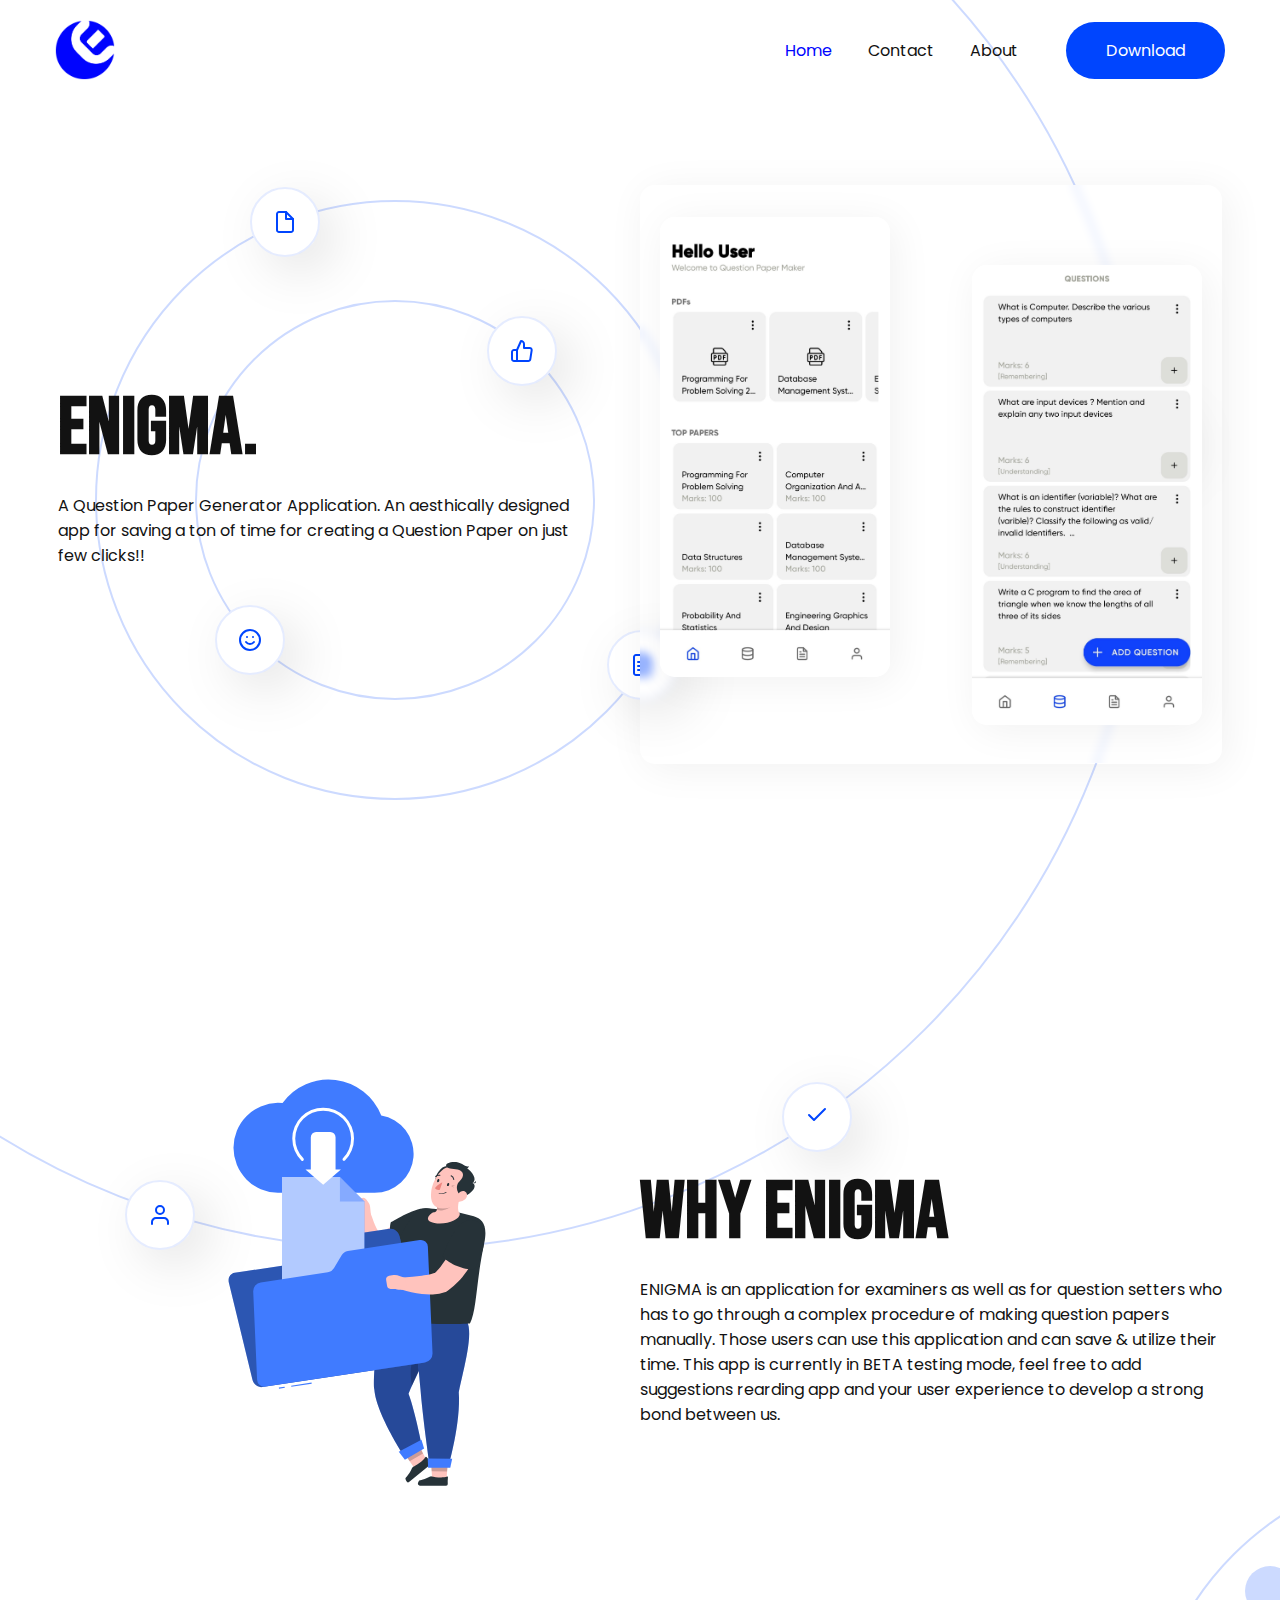
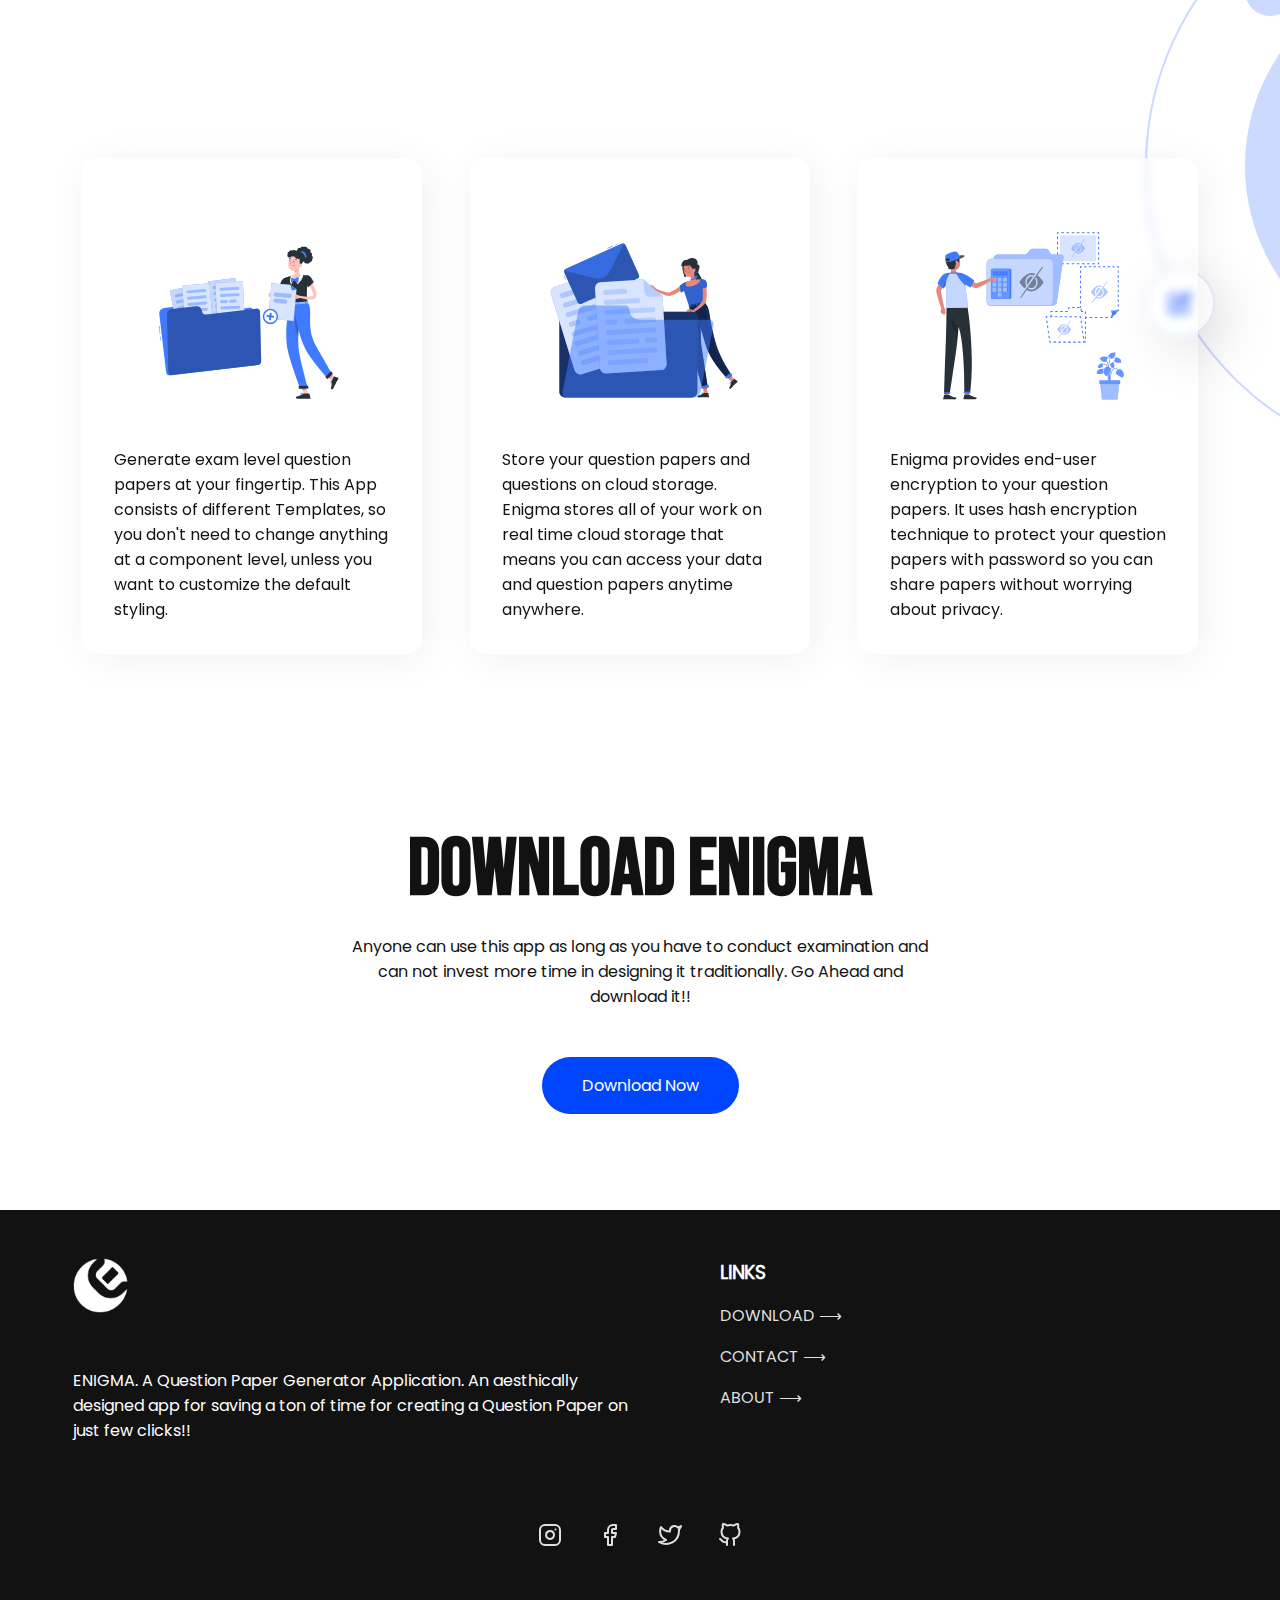
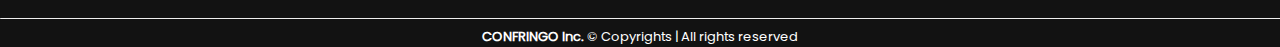
<file: index.html>
<!doctype html>
<html lang="en">

<head>
  <meta charset="utf-8">
  <meta name="viewport" content="width=device-width, initial-scale=1, shrink-to-fit=no">
  <title>Enigma. Question Paper Generator App</title>

  <link rel="shortcut icon" href="./logo/enigma.png" type="image/x-icon">
  <link rel="stylesheet" href="./css/loader.css">
  <link rel="stylesheet" href="./css/style.css">
</head>

<body>

  <div class="loadingSection">
    <div>
      <h1 class="h1"><span class="colorPrimary">E</span>NIGMA.</h1>
    </div>
  </div>

  <div class="navContainer">
    <nav>
      <a class="navBrand" href="#">
        <img class="vertical-align-middle" src="./logo/enigma_simple.png" alt="Enigma" width="60">
      </a>
      <div class="navCollapse">
        <div class="navCollapse">
          <div class="navbarNav">
            <a class="navLink active" href="#">Home</a>
            <a class="navLink" href="contact.html">Contact</a>
            <a class="navLink" href="about.html">About</a>
          </div>
          <a class="navButton button"
            href="https://github.com/confringoinc/Enigma/releases/download/1.0.0/Enigma.apk"><span
              class="buttonText">Download</span><span class="buttonHover"></span></a>
        </div>
        <button class="navbarToggler" type="button" id="navbarToggle">
          <div id="navbarToggler">
            <span></span>
            <span></span>
          </div>
        </button>
      </div>
    </nav>
  </div>

  <div id="navbarContainer">
    <div class="navText"></div>
    <div class="containerNav">
      <a href="#">
        <h1 class="active">HOME</h1>
      </a>
      <a href="contact.html">
        <h1>CONTACT</h1>
      </a>
      <a href="about.html">
        <h1>ABOUT</h1>
      </a>
      <div class="follow navFollowLinks">
        <a href="#" target="_blank" rel="noopener noreferrer" class="followLink"><i data-feather="instagram"></i></a>
        <a href="#" target="_blank" rel="noopener noreferrer" class="followLink"><i data-feather="facebook"></i></a>
        <a href="#" target="_blank" rel="noopener noreferrer" class="followLink"><i data-feather="twitter"></i></a>
        <a href="#" target="_blank" rel="noopener noreferrer" class="followLink"><i data-feather="github"></i></a>
      </div>
    </div>
  </div>

  <div class="container">
    <div class="row">
      <div class="coloumn-2 center">
        <h1>ENIGMA.</h1>
        <div class="marginTs marginR">
          A Question Paper Generator Application. An aesthically designed app for saving a ton of time for creating a
          Question Paper on just few clicks!!
        </div>
      </div>
      <div class="coloumn-2 centerV">
        <div class="cardShadow paddingA">
          <div class="row">
            <div class="coloumn-2"><img class="cardShadow" src="./images/Screenshot1.jpg" width="230" alt="Enigma Screenshot1"></div>
            <div class="coloumn-2 marginT alignR"><img class="cardShadow" src="./images/Screenshot2.jpg" width="230" alt="Enigma Screenshot2"></div>
          </div>
        </div>
      </div>
    </div>

    <div class="row marginT3">
      <div class="coloumn-2">
        <img src="./images/download-documents.svg" alt="Enigma Download">
      </div>
      <div class="coloumn-2 centerV">
        <h1>Why ENIGMA</h1>
        <div class="marginTs">
          ENIGMA is an application for examiners as well as for question setters who has to go through a complex
          procedure of making question papers manually. Those users can use this application and can save & utilize
          their time. This app is currently in BETA testing mode, feel free to add suggestions rearding app and your
          user experience to develop a strong bond between us.
        </div>
      </div>
    </div>

    <div class="row marginT3">
      <div class="coloumn-3">
        <div class="cardF cardShadow paddingT paddingB centerH">
          <div class="textCenter">
            <img src="./images/add-document.svg" alt="Add Papers" width="250">
          </div>
          <div>
            Generate exam level question papers at your fingertip. This App consists of different Templates, so you
            don't need to change anything at a component level, unless
            you want to customize the default styling.
          </div>
        </div>
      </div>
      <div class="coloumn-3">
        <div class="cardF cardShadow paddingT paddingB centerH">
          <div class="textCenter">
            <img src="./images/documents.svg" alt="Papers" width="250">
          </div>
          <div>
            Store your question papers and questions on cloud storage. Enigma stores all of your work on real time cloud storage that means you can access your data and question papers anytime anywhere.
          </div>
        </div>
      </div>
      <div class="coloumn-3">
        <div class="cardF cardShadow paddingT paddingB centerH">
          <div class="textCenter">
            <img src="./images/hidden-documents.svg" alt="Papers" width="250">
          </div>
          <div>
            Enigma provides end-user encryption to your question papers. It uses hash encryption technique to protect your question papers with password so you can share papers without worrying about privacy. 
          </div>
        </div>
      </div>
    </div>

    <div class="marginT3">
      <div class="textCenter centerH">
        <h1>Download ENIGMA</h1>
        <div class="marginTs containerL">
          Anyone can use this app as long as you have to conduct examination and can not invest more time in designing
          it traditionally. Go Ahead and download it!!
        </div>
        <div class="marginT">
          <a class="button" href="https://github.com/confringoinc/Enigma/releases/download/1.0.0/Enigma.apk"><span
              class="buttonText">Download Now</span><span class="buttonHover"></span></a>
        </div>
      </div>
    </div>

    <div class="marginT2 footer" id="footer">
      <div class="container">
        <div class="row container marginT">
          <div class="coloumn-2">
            <img src="./logo/enigma_white.png" alt="Enigma" width="55">
            <div class="marginT">
              ENIGMA. A Question Paper Generator Application. An aesthically designed app for saving a ton of time for
              creating a Question Paper on just few clicks!!
            </div>
          </div>
          <div class="coloumn-2">
            <div class="footerLinks">
              <h3>LINKS</h3>
              <a href="https://github.com/confringoinc/Enigma/releases/download/1.0.0/Enigma.apk">DOWNLOAD &#10230;</a>
              <a href="contact.html">CONTACT &#10230;</a>
              <a href="about.html">ABOUT &#10230;</a>
            </div>
          </div>
        </div>
      </div>
      <div class="follow">
        <a href="#" target="_blank" rel="noopener noreferrer" class="followLink"><i
            data-feather="instagram">Instagram</i></a>
        <a href="#" target="_blank" rel="noopener noreferrer" class="followLink"><i
            data-feather="facebook">Facebook</i></a>
        <a href="#" target="_blank" rel="noopener noreferrer" class="followLink"><i
            data-feather="twitter">Twitter</i></a>
        <a href="#" target="_blank" rel="noopener noreferrer" class="followLink"><i data-feather="github">Github</i></a>
      </div>
      <hr>
      <div class="copyrights">
        <span class="bold">CONFRINGO Inc.</span> &copy; Copyrights | All rights reserved
      </div>
    </div>
  </div>

  <a class="toTop" href="#">SCROLL TO TOP &#10230;</a>
</body>

<script src="./js/jquery.js"></script>
<script src="./js/feather.js"></script>
<script src="./js/script.js"></script>
<script src="./js/index.js"></script>
<script>
  $(window).on('load', function () {
    $('.loadingSection').slideUp();
  });
</script>

</html>
</file>
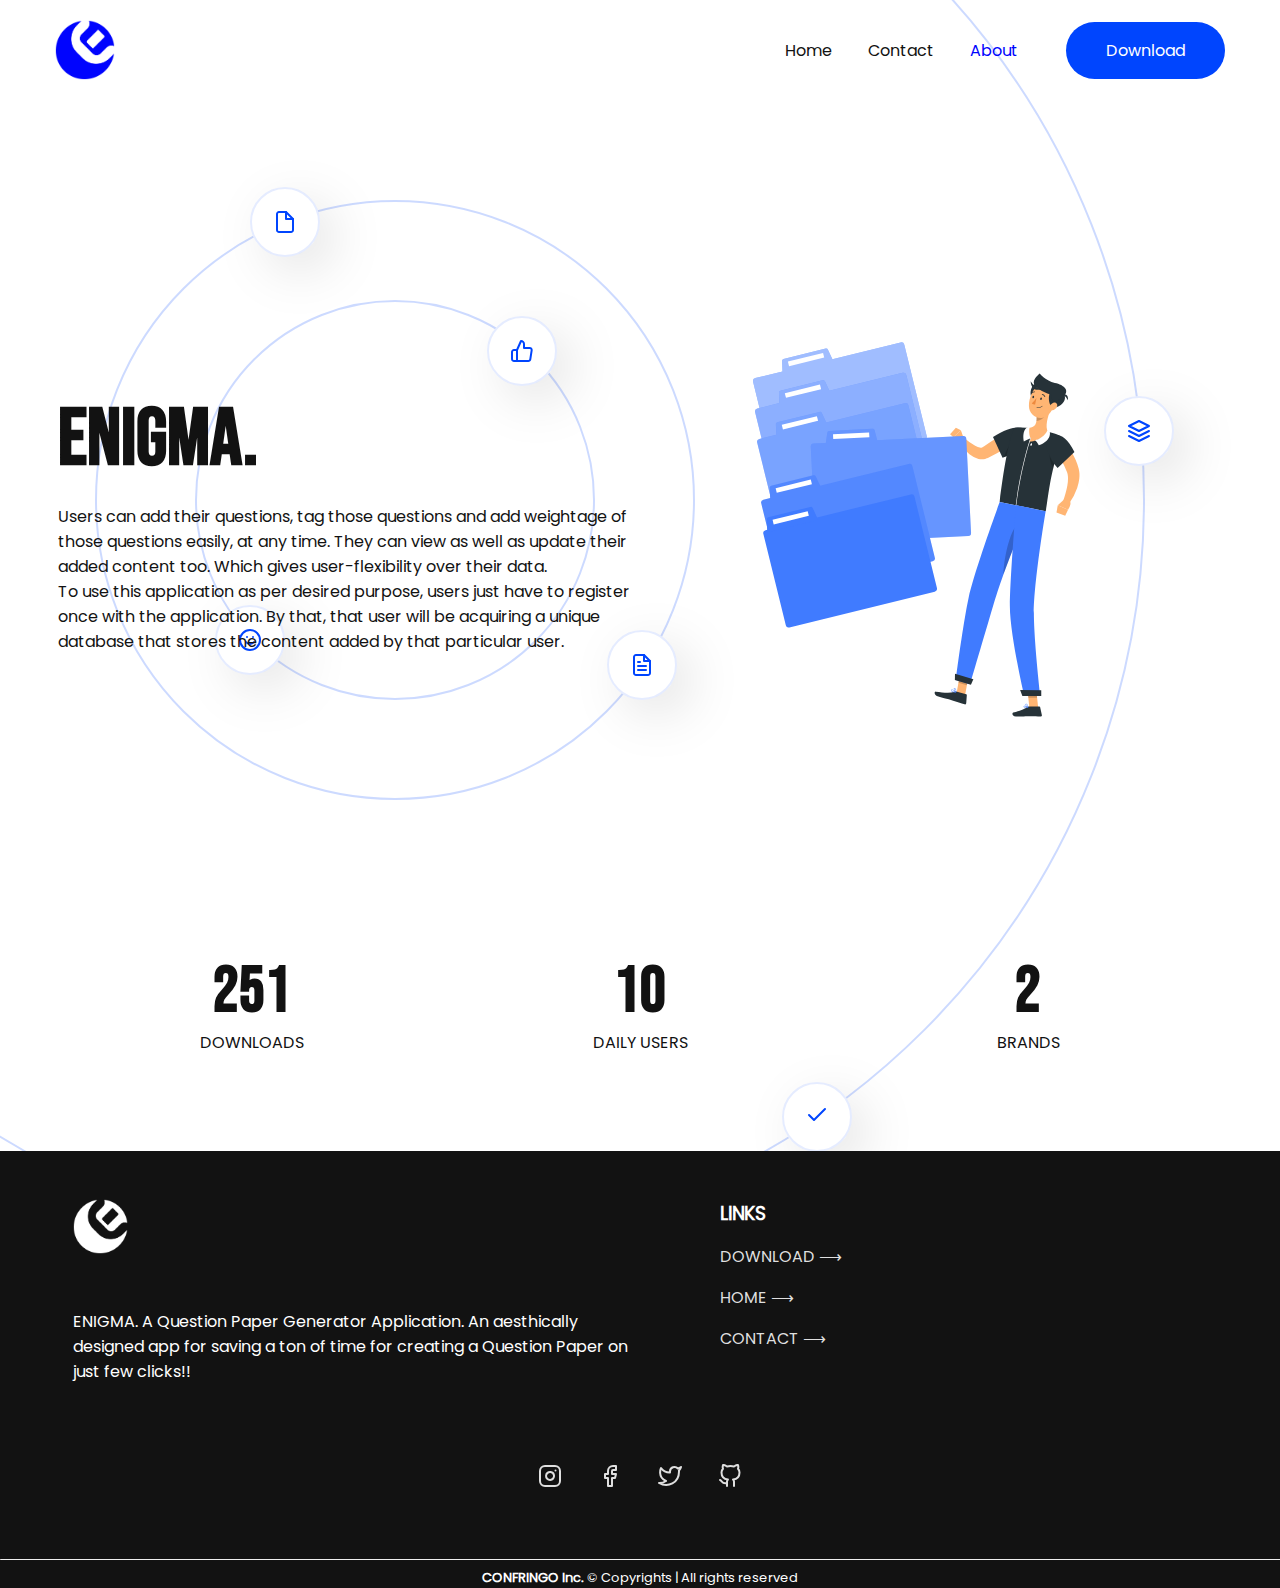
<file: about.html>
<!doctype html>
<html lang="en">

<head>
  <meta charset="utf-8">
  <meta name="viewport" content="width=device-width, initial-scale=1, shrink-to-fit=no">
  <title>Enigma. Question Paper Generator App</title>

  <link rel="shortcut icon" href="./logo/enigma.png" type="image/x-icon">
  <link rel="stylesheet" href="./css/loader.css">
  <link rel="stylesheet" href="./css/style.css">
</head>

<body>
  <div class="loadingSection">
    <div>
      <h1 class="h1"><span class="colorPrimary">E</span>NIGMA.</h1>
    </div>
  </div>

  <div class="navContainer">
    <nav>
      <a class="navBrand" href="index.html">
        <img class="vertical-align-middle" src="./logo/enigma_simple.png" alt="Enigma" width="60">
      </a>
      <div class="navCollapse">
        <div class="navCollapse">
          <div class="navbarNav">
            <a class="navLink" href="index.html">Home</a>
            <a class="navLink" href="contact.html">Contact</a>
            <a class="navLink active" href="#">About</a>
          </div>
          <a class="navButton button"
            href="https://github.com/confringoinc/Enigma/releases/download/1.0.0/Enigma.apk"><span
              class="buttonText">Download</span><span class="buttonHover"></span></a>
        </div>
        <button class="navbarToggler" type="button" id="navbarToggle">
          <div id="navbarToggler">
            <span></span>
            <span></span>
          </div>
        </button>
      </div>
    </nav>
  </div>

  <div id="navbarContainer">
    <div class="navText"></div>
    <div class="containerNav">
      <a href="index.html">
        <h1>HOME</h1>
      </a>
      <a href="contact.html">
        <h1>CONTACT</h1>
      </a>
      <a href="#">
        <h1 class="active">ABOUT</h1>
      </a>
      <div class="follow navFollowLinks">
        <a href="#" target="_blank" rel="noopener noreferrer" class="followLink"><i data-feather="instagram"></i></a>
        <a href="#" target="_blank" rel="noopener noreferrer" class="followLink"><i data-feather="facebook"></i></a>
        <a href="#" target="_blank" rel="noopener noreferrer" class="followLink"><i data-feather="twitter"></i></a>
        <a href="#" target="_blank" rel="noopener noreferrer" class="followLink"><i data-feather="github"></i></a>
      </div>
    </div>
  </div>

  <div class="container">
    <div class="row marginT flexM">
      <div class="coloumn-2 centerD">
        <h1>ENIGMA.</h1>
        <div>
        </div>
        <div class="marginTs">
          Users can add their questions, tag those questions and add weightage of those questions easily, at any time.
          They can view as well as update their added content too. Which gives user-flexibility over their data.
          <br>
          To use this application as per desired purpose, users just have to register once with the application. By
          that, that user will be acquiring a unique database that stores the content added by that particular user.
        </div>
      </div>
      <div class="coloumn-2 centerD">
        <img src="./images/many-documents.svg" alt="Image About">
      </div>
    </div>

    <div class="row marginT">
      <div class="coloumn-3 textCenter marginT-M">
        <span class="font counter">251</span><br>
        DOWNLOADS
      </div>
      <div class="coloumn-3 textCenter marginT-M">
        <span class="font counter">10</span><br>
        DAILY USERS
      </div>
      <div class="coloumn-3 textCenter marginT-M">
        <span class="font counter">2</span><br>
        BRANDS
      </div>
    </div>

    <div class="marginT2 footer" id="footer">
      <div class="container">
        <div class="row container marginT">
          <div class="coloumn-2">
            <img src="./logo/enigma_white.png" alt="Enigma" width="55">
            <div class="marginT">
              ENIGMA. A Question Paper Generator Application. An aesthically designed app for saving a ton of time for
              creating a Question Paper on just few clicks!!
            </div>
          </div>
          <div class="coloumn-2">
            <div class="footerLinks">
              <h3>LINKS</h3>
              <a href="https://github.com/confringoinc/Enigma/releases/download/1.0.0/Enigma.apk">DOWNLOAD &#10230;</a>
              <a href="index.html">HOME &#10230;</a>
              <a href="contact.html">CONTACT &#10230;</a>
            </div>
          </div>
        </div>
      </div>
      <div class="follow">
        <a href="#" target="_blank" rel="noopener noreferrer" class="followLink"><i
            data-feather="instagram">Instagram</i></a>
        <a href="#" target="_blank" rel="noopener noreferrer" class="followLink"><i
            data-feather="facebook">Facebook</i></a>
        <a href="#" target="_blank" rel="noopener noreferrer" class="followLink"><i
            data-feather="twitter">Twitter</i></a>
        <a href="#" target="_blank" rel="noopener noreferrer" class="followLink"><i data-feather="github">Github</i></a>
      </div>
      <hr>
      <div class="copyrights">
        <span class="bold">CONFRINGO Inc.</span> &copy; Copyrights | All rights reserved
      </div>
    </div>
  </div>
  </div>

  <a class="toTop" href="#">SCROLL TO TOP &#10230;</a>
</body>

<script src="./js/jquery.js"></script>
<script src="./js/feather.js"></script>
<script src="./js/waypoints.js"></script>
<script src="./js/jquery.counter.js"></script>
<script src="./js/script.js"></script>
<script src="./js/about.js"></script>
<script>
  $(window).on('load', function () {
    $('.loadingSection').slideUp();
  });
</script>

</html>
</file>
<file: css/loader.css>
.loadingSection {
  background-color: #FFF;
  top: 0;
  bottom: 0;
  left: 0;
  right: 0;
  position: fixed;
  display: flex;
  justify-content: center;
  align-items: center;
  z-index: 9999;
  color: #000;
  cursor: wait;
}

.img404 {
  top: 0;
  bottom: 0;
  left: 0;
  right: 0;
  position: fixed;
  display: flex;
  justify-content: center;
  align-items: center;
  flex-direction: column;
}
</file>
<file: css/style.css>
@font-face {
  font-family: 'BebasNeue-Regular';
  src: url('../fonts/BebasNeue-Regular.woff') format('woff'),
       url('../fonts/BebasNeue-Regular.woff2') format('woff2'),
       url('../fonts/BebasNeue-Regular.ttf')  format('truetype')
}

@font-face {
  font-family: 'Poppins-Regular';
  src: url('../fonts/Poppins-Regular.woff') format('woff'),
       url('../fonts/Poppins-Regular.woff2') format('woff2'),
       url('../fonts/Poppins-Regular.ttf')  format('truetype')
}

html, body {
  font-family: 'Poppins-Regular', Fallback, sans-serif;
  color: #121212;
}

body::-webkit-scrollbar {
  width: 0.5rem;
}
 
body::-webkit-scrollbar-track {
  background-color: #121212;
}
 
body::-webkit-scrollbar-thumb {
  background-color: #0004FE;
  cursor: grabbing;
}

body {
  background-image: url("../images/homepage.svg");
  background-repeat: no-repeat;
}

.bold {
  font-weight: bold;
}

.font {
  font-family: 'BebasNeue-Regular', Fallback, sans-serif;
  font-size: 4rem;
  font-weight: bold;
}

input,
textarea,
button,
select,
a {
  -webkit-tap-highlight-color: rgba(0, 0, 0, 0);
}

h2 a:hover:before {
  content: '';
  position: fixed;
  display: block;
  top: 0; bottom: 0; left: 0; right: 0;
  z-index: -1;
}

h1, h2, h3, h4, h5, h6, .h1, .h2, .h3 {
  margin-bottom: 0;
  margin-top: 0;
}

h1, h2, .h1, .h2 {
  font-family: 'BebasNeue-Regular', Fallback, sans-serif;
  font-weight: bold;
}

h1, .h1 {
  font-size: 5rem;
}

h2, .h2 {
  font-size: 4rem;
}

a {
  text-decoration: none;
}

h2 a {
  font-weight: normal;
  -webkit-text-stroke: 1px #121212;
  color: transparent;
}

.colorPrimary {
  color: #0045FE;
}

.container {
  padding-right: 15px;
  padding-left: 15px;
  margin-right: auto;
  margin-left: auto;
}

.navContainer {
  margin-right: auto;
  margin-left: auto;
}

@media (min-width: 576px) {
  .container {
    max-width: 540px;
  }

  .navContainer {
    max-width: 570px;
  }
}

@media (min-width: 768px) {
  .container {
    max-width: 720px;
  }

  .navContainer {
    max-width: 750px;
  }

  .navbarToggler {
    display: none;
  }
}

@media (max-width: 768px) {
  .navbarNav {
    display: none;
  }

  .navButton {
    margin-right: 0.75rem;
  }
}

@media (min-width: 992px) {
  .container {
    max-width: 960px;
  }

  .navContainer {
    max-width: 990px;
  }
}

@media (min-width: 1200px) {
  .container {
    max-width: 1140px;
  }

  .navContainer {
    max-width: 1170px;
  }
}

.button {
  display: inline-block;
  position: relative;
  overflow: hidden;
  color: #FFF;
  background-color: #0045FE;
  text-align: center;
  vertical-align: middle;
  -webkit-user-select: none;
  -moz-user-select: none;
  -ms-user-select: none;
  user-select: none;
  border: 0 solid transparent;
  padding: 1rem 2.5rem;
  border-radius: 5rem;
  font-family: inherit;
  cursor: pointer;
}

.buttonHover {
  position: absolute;
  display: block;
  width: 0;
  height: 0;
  border-radius: 5rem;
  background-color: #006EFE;
  -webkit-transition: width 0.4s ease-in-out, height 0.4s ease-in-out;
  transition: width 0.4s ease-in-out, height 0.4s ease-in-out;
  -webkit-transform: translate(-50%, -50%);
          transform: translate(-50%, -50%);
  z-index: 1;
}

.button:hover .buttonHover {
  width: 225%;
  height: 562.5px;
}

.button:active {
  background-color: #0004FE;
}

.buttonText {
  position: relative;
  z-index: 2;
}

nav {
  position: relative;
  display: -ms-flexbox;
  display: flex;
  -ms-flex-wrap: wrap;
  flex-wrap: wrap;
  -ms-flex-align: center;
  align-items: center;
  -ms-flex-pack: justify;
  justify-content: space-between;
  padding: 0.75rem 0;
  z-index: 21;
}

#navbarContainer {
  z-index: 20;
  font-family: 'BebasNeue-Regular', Fallback, sans-serif;
  display: none;
  position: fixed;
  left: 0;
  right: 0;
  top: 0;
  bottom: 0;
  background-color: #FFFFFF;
}

#navbarContainer .containerNav {
  padding-top: 5rem;
  padding-left: 7px;
  padding-right: 7px;
  display: flex;
  position: absolute;
  left: 0;
  right: 0;
  top: 0;
  bottom: 0;
  justify-content: center;
  flex-direction: column;
  z-index: 2;
}

#navbarContainer .open {
  display: block;
}

.navText {
  position: relative;
}

.navText:after {
  content: "MENU";
  position: absolute;
  top: 12rem;
  right: 0;
  z-index: 1;
  font-family: 'BebasNeue-Regular', Fallback, sans-serif;
  font-size: 10rem;
  -webkit-text-stroke: 1px #DFDFDF;
  color: transparent;
}

.navBrand {
  display: inline-block;
  text-decoration: none;
}

.navLink {
  position: relative;
  margin: auto 1rem;
}

.navLink:before {
  content: "";
  position: absolute;
  width: 0;
  height: 2px;
  bottom: 0;
  left: 0;
  background-color: #121212;
  visibility: hidden;
  transition: all 0.3s ease-in-out;
}

.navLink:hover:before {
  visibility: visible;
  width: 100%;
}

nav a, #navbarContainer a {
  color: #121212;
  text-decoration: none;
}

#navbarContainer a:active, .active {
  color: #0004FE;
  text-decoration: none;
}

.navCollapse {
  position: relative;
  display: -ms-flexbox;
  display: flex;
  -ms-flex-wrap: wrap;
  flex-wrap: wrap;
  -ms-flex-align: center;
  align-items: center;
  -ms-flex-pack: justify;
  justify-content: space-between;
}

.navButton {
  margin-left: 2rem;
}

.navbarToggler {
  background: none;
  border: 0 solid transparent;
  outline: none;
}

#navbarToggler {
  width: 25px;
  height: 100%;
  position: relative;
  margin: 25px auto;
  -webkit-transform: rotate(0deg);
  -moz-transform: rotate(0deg);
  -o-transform: rotate(0deg);
  transform: rotate(0deg);
  -webkit-transition: .5s ease-in-out;
  -moz-transition: .5s ease-in-out;
  -o-transition: .5s ease-in-out;
  transition: .5s ease-in-out;
  cursor: pointer;
  display: -ms-flexbox;
  display: flex;
  -ms-flex-wrap: wrap;
  flex-wrap: wrap;
  -ms-flex-align: center;
  align-items: center;
  -ms-flex-pack: justify;
  justify-content: center;
}

#navbarToggler span {
  display: block;
  position: absolute;
  height: 3px;
  width: 35px;
  background: #121212;
  border-radius: 3px;
  opacity: 1;
  left: -5px;
  -webkit-transform: rotate(0deg);
  -moz-transform: rotate(0deg);
  -o-transform: rotate(0deg);
  transform: rotate(0deg);
  -webkit-transition: .25s ease-in-out;
  -moz-transition: .25s ease-in-out;
  -o-transition: .25s ease-in-out;
  transition: .25s ease-in-out;
}

#navbarToggler span:nth-child(1) {
  top: -5px;
  -webkit-transform-origin: left center;
  -moz-transform-origin: left center;
  -o-transform-origin: left center;
  transform-origin: left center;
}

#navbarToggler span:nth-child(2) {
  top: 5px;
  -webkit-transform-origin: left center;
  -moz-transform-origin: left center;
  -o-transform-origin: left center;
  transform-origin: left center;
}

#navbarToggler.open span:nth-child(1) {
  -webkit-transform: rotate(45deg);
  -moz-transform: rotate(45deg);
  -o-transform: rotate(45deg);
  transform: rotate(45deg);
  top: -14px;
  left: -2px;
}

#navbarToggler.open span:nth-child(2) {
  -webkit-transform: rotate(-45deg);
  -moz-transform: rotate(-45deg);
  -o-transform: rotate(-45deg);
  transform: rotate(-45deg);
  top: 10px;
  left: -2px;
}

.row {
  --gutter-x: 1.5rem;
  --gutter-y: 0;
  display: flex;
  flex-wrap: wrap;
  margin-top: calc(var(--gutter-y) * -1);
  margin-right: calc(var(--gutter-x) / -2);
  margin-left: calc(var(--gutter-x) / -2);
}

@media (min-width: 992px) {
  .coloumn-2 {
    -ms-flex: 0 0 50%;
    flex: 0 0 50%;
    max-width: 50%;
  }

  .coloumn-3 {
    -ms-flex: 0 0 33.33333333%;
    flex: 0 0 33.33333333%;
    max-width: 33.33333333%;
  }
  
  .coloumn-4 {
    -ms-flex: 0 0 25%;
    flex: 0 0 25%;
    max-width: 25%;
  }

  .hideD {
    display: none !important;
  }

  .centerD {
    display: flex;
    flex-direction: column;
    height: 85vh;
    justify-content: center;
  }

  .footerLinks {
    margin-left: 5rem;
  }

  .formTextArea {
    width: 80% !important;
  }

  .containerL {
    max-width: 600px;
  }

  .marginR {
    margin-right: 3rem;
  }
}

@media (max-width: 992px) {
  .coloumn-2, .coloumn-3, .coloumn-4 {
    -ms-flex: 0 0 100%;
    flex: 0 0 100%;
    max-width: 100%;
  }

  .hideM {
    display: none !important;
  }

  .footerLinks {
    margin-top: 3rem;
  }

  .formTextArea {
    width: 80% !important;
  }

  .marginT-M {
    margin-top: 3rem;
  }

  .flexM {
    flex-flow: column-reverse;
  }
}

@media (max-width: 576px) {
  .coloumn-2, .coloumn-3, .coloumn-4 {
    -ms-flex: 0 0 100%;
    flex: 0 0 100%;
    max-width: 100%;
  }

  .hideM {
    display: none !important;
  }

  .footerLinks {
    margin-top: 3rem;
  }

  .formTextArea {
    width: 100% !important;
  }

  .flexM {
    flex-flow: column-reverse;
  }
}

.center {
  display: flex;
  flex-direction: column;
  height: 85vh;
  justify-content: center;
}

.centerH {
  display: flex;
  flex-direction: column;
  align-items: center;
}

.centerV {
  display: flex;
  flex-direction: column;
  justify-content: center;
}

.marginT {
  margin-top: 3rem;
}

.paddingT {
  padding-top: 3rem;
}

.paddingB {
  padding-bottom: 3rem;
}

.cardF {
  padding: 2rem;
  margin: 1.5rem;
}

.paddingA {
  padding: 2rem;
}

.alignR {
  text-align: end;
}

@supports (-webkit-backdrop-filter: none) or (backdrop-filter: none) {
  .cardF, .formTextArea, #map, .cardShadow, .blur {
    -webkit-backdrop-filter: blur(5px);
    backdrop-filter: blur(5px);
  }
}

.marginT2 {
  margin-top: 6rem;
}

.marginT3 {
  margin-top: 9rem;
}

.marginTs {
  margin-top: 1rem;
}

.imageFluid {
  max-width: 100%;
  height: auto;
}

.vertical-align-middle {
  vertical-align: middle;
}

.imageShadow {
  box-shadow: 30px 30px 50px 0px #0000001A;
  border-radius: 25px;
}

.cardShadow {
  box-shadow: 5px 5px 40px 0px #0000000F;
  border-radius: 15px;
}

.footer {
  background-color: #121212;
  color: #FFF !important;
  position: absolute;
  left: 0;
  right: 0;
}

.footerLinks a{
  color: #DFDFDF;
  display: flex;
  flex-direction: column;
  margin-top: 1rem;
}

.footerLinks a:hover, .toTop:hover, .link:hover {
  text-decoration: underline;
}

.follow {
  text-align: center;
  margin-top: 5rem;
}

.followLink {
  margin: auto 1rem;
}

.followLink:hover {
  color: #0004FE !important;
}

.navFollowLinks {
  margin-top: 5rem;
}

hr {
  border-top: 0;
  margin-top: 4rem;
}

.copyrights {
  font-size: 13px;
  text-align: center;
}

.copyrights a, .footer .followLink {
  color: #DFDFDF;
}

.copyrights a:hover {
  text-decoration: underline;
}

.toTop {
  position: fixed;
  bottom: 60px;
  right: -45px;
  font-size: 13px;
  transform: rotateZ(-90deg);
  display: none;
  color: #777;
}

#map {
  height: 430px;
  width: 100% !important;
  position: relative;
  margin-top: 15px;
  display: flex;
  align-items: center;
  justify-content: center;
  flex-direction: column;
}

.formTextArea {
  width: 80%;
  border-radius: 10px;
  box-sizing: border-box;
  margin-top: 6px;
  margin-bottom: 10px;
  border: #0004FE65 solid 3px;
  background-color: transparent;
  padding: 1rem;
}

.h100 {
  display: flex;
  width: 100%;
  justify-content: center;
  align-items: center;
  flex-direction: column;
  margin-bottom: 5rem;
}

.textCenter {
  text-align: center;
}

.minus, .plus{
  cursor: pointer;
	width: 8px;
  height: 8px;
  border-radius: 0;
  display: inline-block;
  vertical-align: middle;
  text-align: center;
  background-color: #ddd;
  color: #121212;
  line-height: 10px;
}

input {
	height: 35px;
  width: 100px;
  text-align: center;
	border: 2px solid #ddd;
  display: inline-block;
  vertical-align: middle;
  font-family: 'Poppins-Regular', sans-serif;
  font-size: larger;
}
</file>
